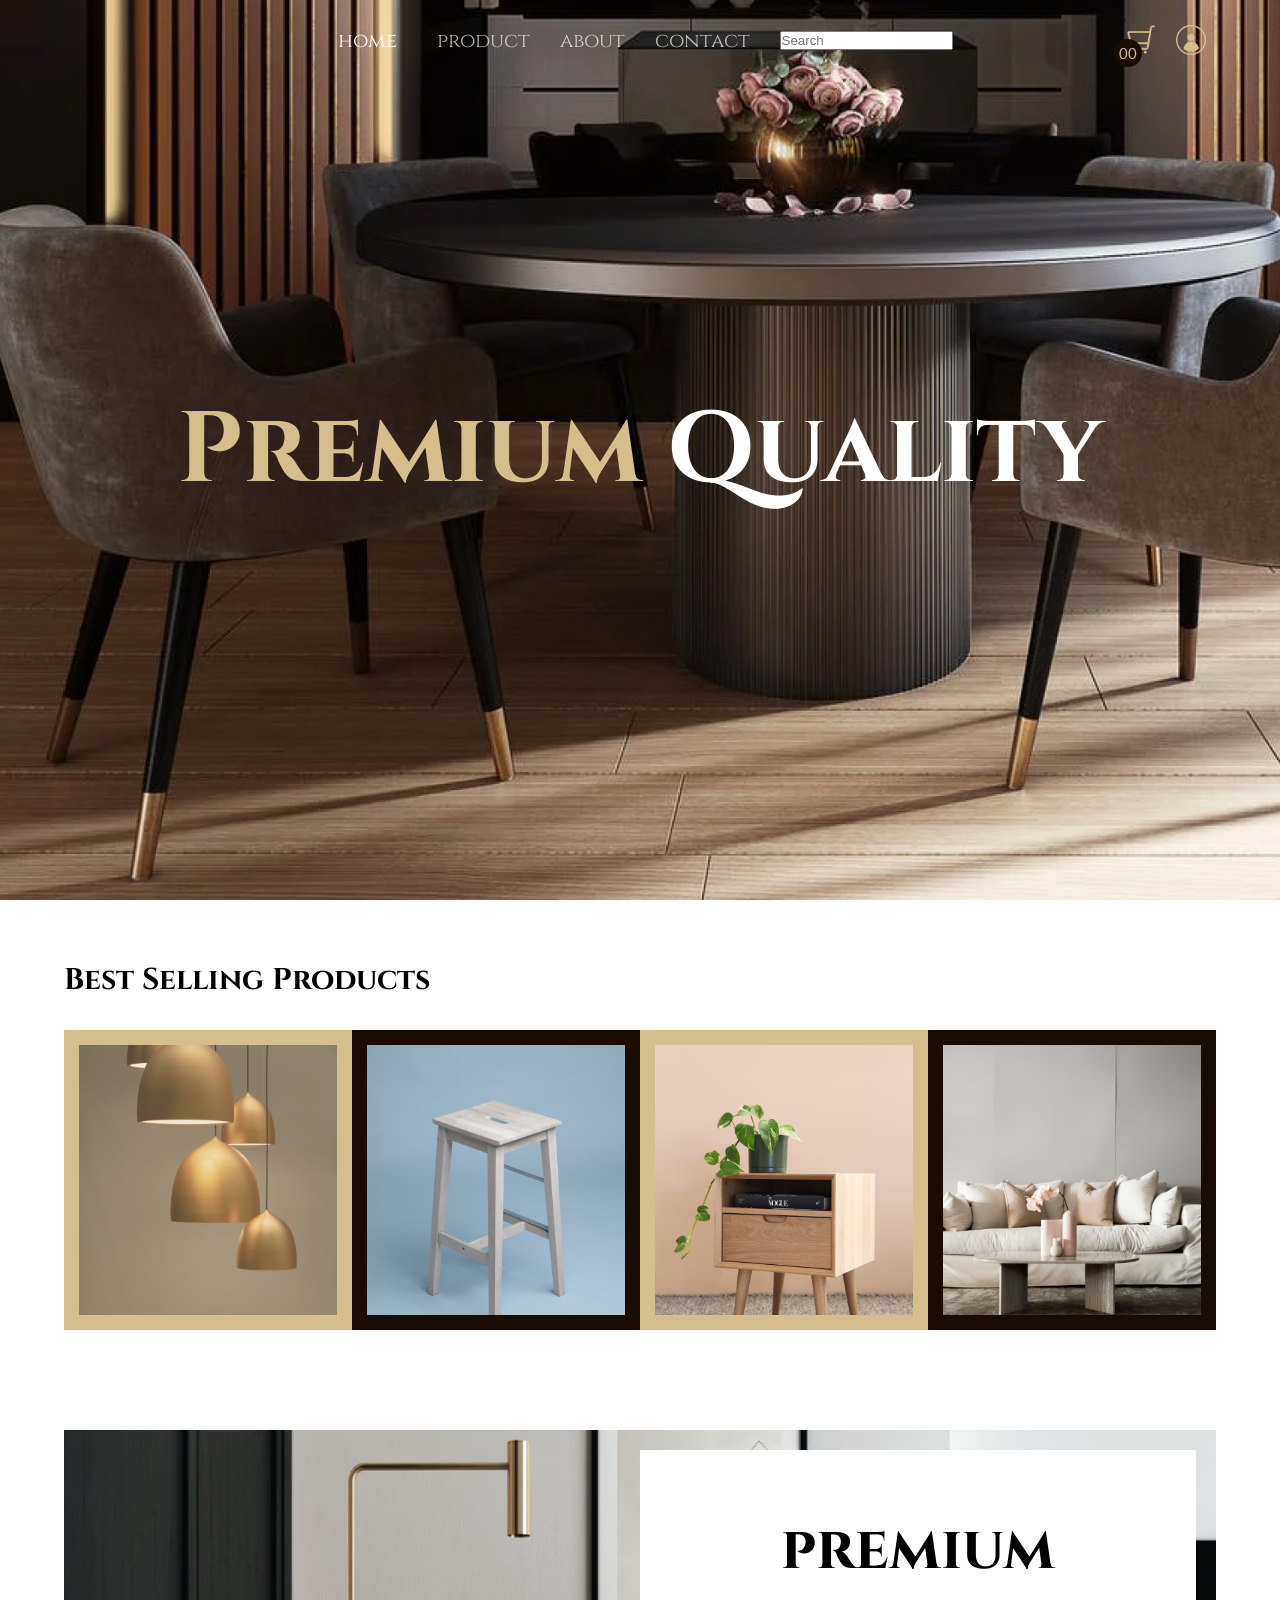
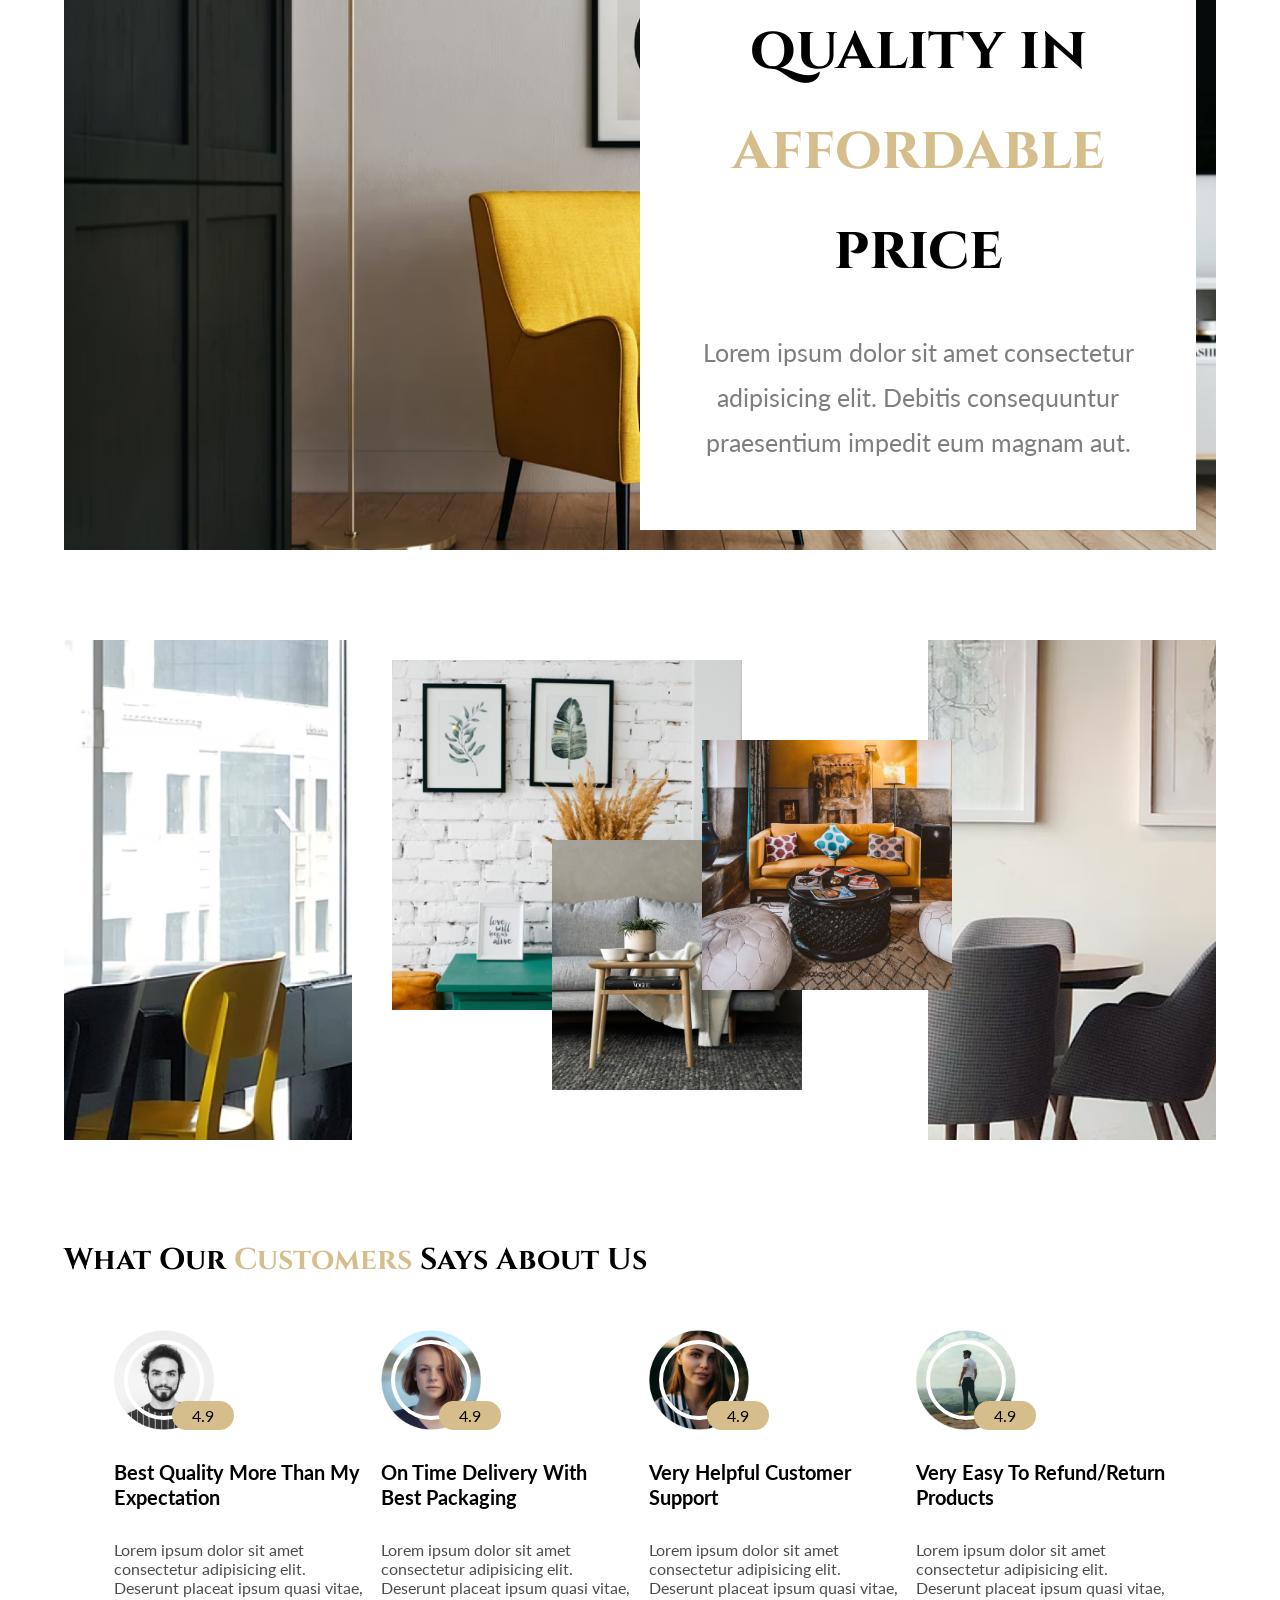
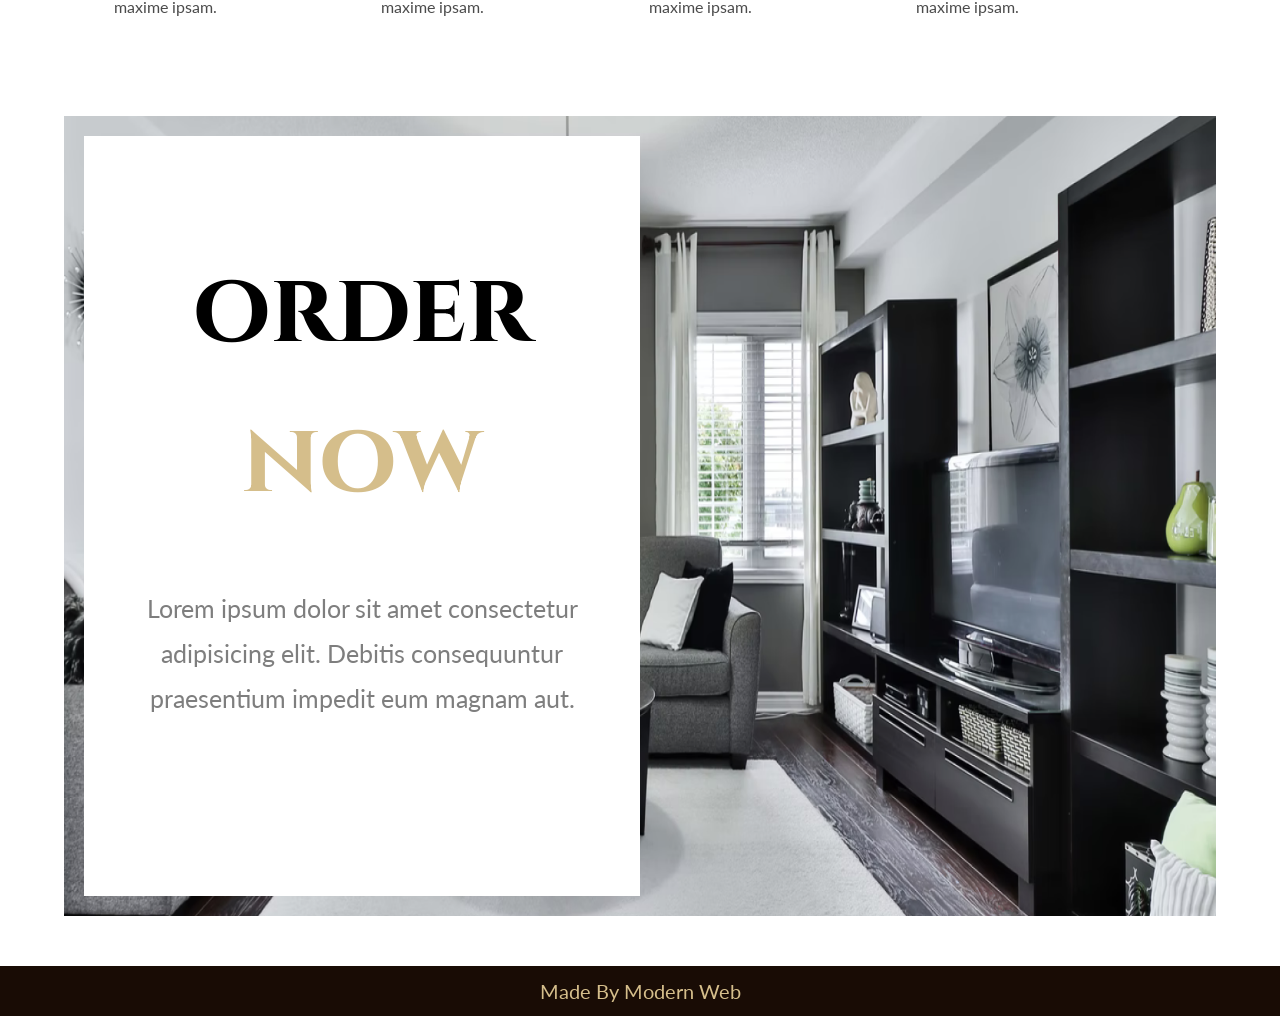
<file: index.html>
<!DOCTYPE html>
<html lang="en">
<head>
    <meta charset="UTF-8">
    <meta http-equiv="X-UA-Compatible" content="IE=edge">
    <meta name="viewport" content="width=device-width, initial-scale=1.0">
    <title>Online Store - Home Page</title>

    <link rel="preconnect" href="https://fonts.googleapis.com">
    <link rel="preconnect" href="https://fonts.gstatic.com" crossorigin>
    <link href="https://fonts.googleapis.com/css2?family=Cinzel&family=Lato&display=swap" rel="stylesheet">
    <link rel="stylesheet" href="css/style.css">

</head>
<body>

    <!-- navbar -->
    <nav class="navbar">
        <ul class="links-container">
            <li class="link-item"><a href="index.html" class="link active">home</a></li>
            <li class="link-item"><a href="product.html" class="link">product</a></li>
            <li lass="link-item"><a href="#" class="link">about</a></li>
            <li class="link-item"><a href="#" class="link">contact</a></li>
            <li class="link-item"><input type="text" placeholder="Search"></li>
        </ul>
        <div class="user-interactions">
            <div class="cart">
                <img src="img/cart.png" class="cart-icon" alt="">
                <span class="cart-item-count">00</span>
            </div>
            <div class="user">
                <img src="img/user.png" class="user-icon" alt="">
            </div>
        </div>
    </nav>

    <!-- header -->
    <header class="header-section">
        <h1 class="header-heading"><span>premium</span> quality</h1>
    </header>

    <!-- best selling products -->
    <section class="best-selling-product-section">
        <h1 class="section-title">best selling products</h1>
        <div class="product-container">
            <div class="product-card">
                <img src="img/product-1.png" class="product-img" alt="">
                <p class="product-name">lights →</p>
            </div>
            <div class="product-card">
                <img src="img/product-2.png" class="product-img" alt="">
                <p class="product-name">table →</p>
            </div>
            <div class="product-card">
                <img src="img/product-3.png" class="product-img" alt="">
                <p class="product-name">storage →</p>
            </div>
            <div class="product-card">
                <img src="img/product-4.png" class="product-img" alt="">
                <p class="product-name">sofa →</p>
            </div>
        </div>
    </section>

    <!-- mid section -->
    <section class="mid-section">
        <div class="section-item-container">
            <img src="img/bg-2.png" class="section-bg" alt="">
            <div class="section-info">
                <h1 class="title">premium quality in <span>affordable</span> price</h1>
                <p class="info">Lorem ipsum dolor sit amet consectetur adipisicing elit. Debitis consequuntur praesentium impedit eum magnam aut.</p>
            </div>
        </div>
    </section>

    <!-- image collage section -->
    <section class="image-mid-section">
        <div class="image-collage">
            <div class="image-collection">
                <img src="img/poster-1.png" class="collage-img" alt="">
                <img src="img/poster-2.png" class="collage-img" alt="">
                <img src="img/poster-3.png" class="collage-img" alt="">
            </div>
        </div>
    </section>
    
    <!-- review section -->
    <section class="review-section">
        <h1 class="section-title">what our <span>customers</span> says about us</h1>
        <div class="review-container">
            <div class="review-card">
                <div class="user-dp" data-rating="4.9"><img src="img/user 1.png" alt=""></div>
                <h2 class="review-title">best quality more than my expectation</h2>
                <p class="review">Lorem ipsum dolor sit amet consectetur adipisicing elit. Deserunt placeat ipsum quasi vitae, maxime ipsam.</p>
            </div>
            <div class="review-card">
                <div class="user-dp" data-rating="4.9"><img src="img/user 2.png" alt=""></div>
                <h2 class="review-title">on time delivery with best packaging</h2>
                <p class="review">Lorem ipsum dolor sit amet consectetur adipisicing elit. Deserunt placeat ipsum quasi vitae, maxime ipsam.</p>
            </div>
            <div class="review-card">
                <div class="user-dp" data-rating="4.9"><img src="img/user 3.png" alt=""></div>
                <h2 class="review-title">very helpful customer support</h2>
                <p class="review">Lorem ipsum dolor sit amet consectetur adipisicing elit. Deserunt placeat ipsum quasi vitae, maxime ipsam.</p>
            </div>
            <div class="review-card">
                <div class="user-dp" data-rating="4.9"><img src="img/user 4.png" alt=""></div>
                <h2 class="review-title">very easy to refund/return products</h2>
                <p class="review">Lorem ipsum dolor sit amet consectetur adipisicing elit. Deserunt placeat ipsum quasi vitae, maxime ipsam.</p>
            </div>
        </div>
    </section>

    <!-- end section -->
    <section class="end-section">
        <div class="section-item-container">
            <img src="img/bg-3.png" class="section-bg" alt="">
            <div class="section-info">
                <h1 class="title">order <span>now</span></h1>
                <p class="info">Lorem ipsum dolor sit amet consectetur adipisicing elit. Debitis consequuntur praesentium impedit eum magnam aut.</p>
            </div>
        </div>
    </section>

    <footer>made by modern web</footer>

    <script src="js/home.js"></script>

</body>
</html>
</file>
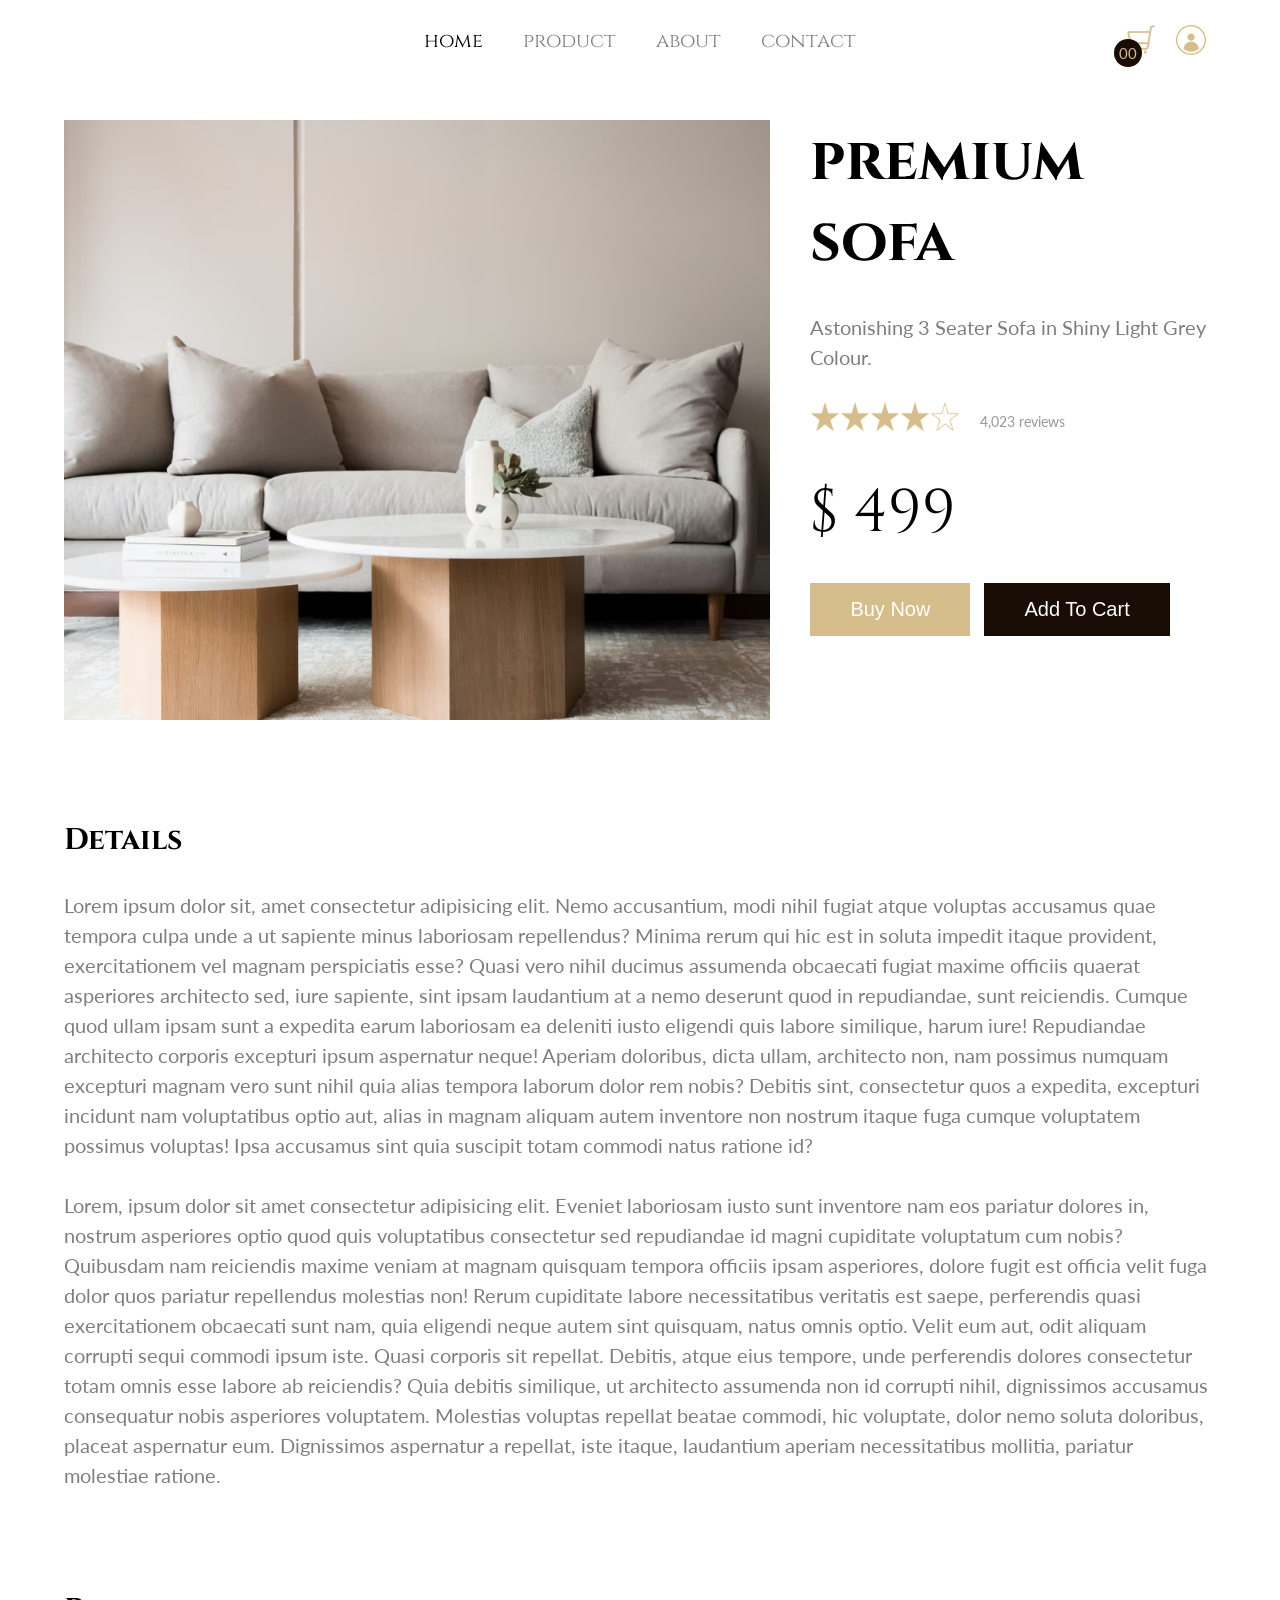
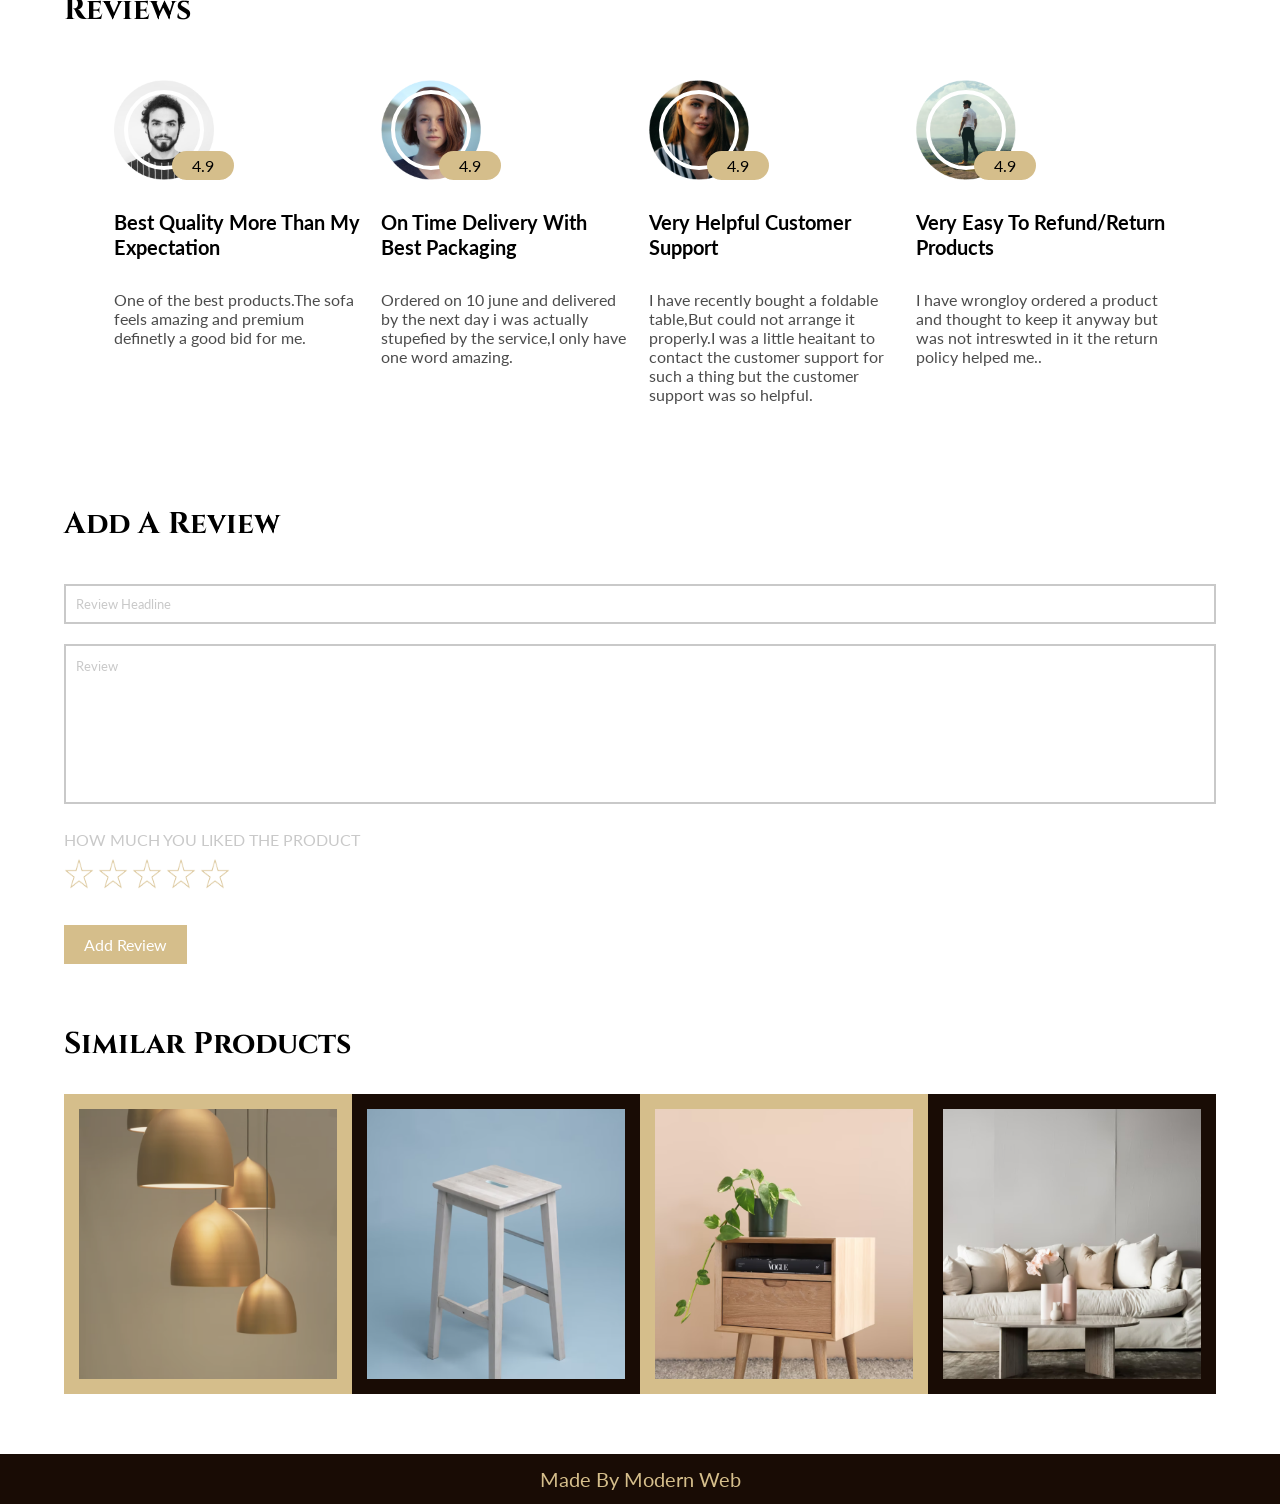
<file: product.html>
<!DOCTYPE html>
<html lang="en">
<head>
    <meta charset="UTF-8">
    <meta http-equiv="X-UA-Compatible" content="IE=edge">
    <meta name="viewport" content="width=device-width, initial-scale=1.0">
    <title>Online Store - product page</title>

    <link rel="preconnect" href="https://fonts.googleapis.com">
    <link rel="preconnect" href="https://fonts.gstatic.com" crossorigin>
    <link href="https://fonts.googleapis.com/css2?family=Cinzel&family=Lato&display=swap" rel="stylesheet">
    <link rel="stylesheet" href="css/style.css">
    <link rel="stylesheet" href="css/product.css">

</head>
<body>

    <!-- navbar -->
    <nav class="navbar bg">
        <ul class="links-container">
            <li class="link-item"><a href="#" class="link active">home</a></li>
            <li class="link-item"><a href="#" class="link">product</a></li>
            <li class="link-item"><a href="#" class="link">about</a></li>
            <li class="link-item"><a href="#" class="link">contact</a></li>
        </ul>
        <div class="user-interactions">
            <div class="cart">
                <img src="img/cart.png" class="cart-icon" alt="">
                <span class="cart-item-count">00</span>
            </div>
            <div class="user">
                <img src="img/user.png" class="user-icon" alt="">
            </div>
        </div>
    </nav>

    <!-- product detail -->
    <section class="product-section">
        <img src="img/product-image.png" class="product-image" alt="">
        <div class="product-detail">
            <h1 class="product-title">premium sofa</h1>
            <p class="product-des">Astonishing 3 Seater Sofa in Shiny Light Grey Colour.</p>
            <div class="ratings">
                <img src="img/fill star.png" class="star" alt="">
                <img src="img/fill star.png" class="star" alt="">
                <img src="img/fill star.png" class="star" alt="">
                <img src="img/fill star.png" class="star" alt="">
                <img src="img/no fill star.png" class="star" alt="">
                <span class="rating-count">4,023 reviews</span>
            </div>
            <p class="price">$ 499</p>
            <div class="btn-container">
                <button class="product-btn buy-btn">buy now</button>
                <button class="product-btn cart-btn">add to cart</button>
            </div>
        </div>
    </section>
    
    <section class="detail-des">
        <h1 class="section-title">details</h1>
        <p class="des">Lorem ipsum dolor sit, amet consectetur adipisicing elit. Nemo accusantium, modi nihil fugiat atque voluptas accusamus quae tempora culpa unde a ut sapiente minus laboriosam repellendus? Minima rerum qui hic est in soluta impedit itaque provident, exercitationem vel magnam perspiciatis esse? Quasi vero nihil ducimus assumenda obcaecati fugiat maxime officiis quaerat asperiores architecto sed, iure sapiente, sint ipsam laudantium at a nemo deserunt quod in repudiandae, sunt reiciendis. Cumque quod ullam ipsam sunt a expedita earum laboriosam ea deleniti iusto eligendi quis labore similique, harum iure! Repudiandae architecto corporis excepturi ipsum aspernatur neque! Aperiam doloribus, dicta ullam, architecto non, nam possimus numquam excepturi magnam vero sunt nihil quia alias tempora laborum dolor rem nobis? Debitis sint, consectetur quos a expedita, excepturi incidunt nam voluptatibus optio aut, alias in magnam aliquam autem inventore non nostrum itaque fuga cumque voluptatem possimus voluptas! Ipsa accusamus sint quia suscipit totam commodi natus ratione id? <br><br> Lorem, ipsum dolor sit amet consectetur adipisicing elit. Eveniet laboriosam iusto sunt inventore nam eos pariatur dolores in, nostrum asperiores optio quod quis voluptatibus consectetur sed repudiandae id magni cupiditate voluptatum cum nobis? Quibusdam nam reiciendis maxime veniam at magnam quisquam tempora officiis ipsam asperiores, dolore fugit est officia velit fuga dolor quos pariatur repellendus molestias non! Rerum cupiditate labore necessitatibus veritatis est saepe, perferendis quasi exercitationem obcaecati sunt nam, quia eligendi neque autem sint quisquam, natus omnis optio. Velit eum aut, odit aliquam corrupti sequi commodi ipsum iste. Quasi corporis sit repellat. Debitis, atque eius tempore, unde perferendis dolores consectetur totam omnis esse labore ab reiciendis? Quia debitis similique, ut architecto assumenda non id corrupti nihil, dignissimos accusamus consequatur nobis asperiores voluptatem. Molestias voluptas repellat beatae commodi, hic voluptate, dolor nemo soluta doloribus, placeat aspernatur eum. Dignissimos aspernatur a repellat, iste itaque, laudantium aperiam necessitatibus mollitia, pariatur molestiae ratione.</p>

    </section>

    <!-- review section -->
    <section class="review-section">
        <h1 class="section-title">Reviews</h1>
        <div class="review-container">
            <div class="review-card">
                <div class="user-dp" data-rating="4.9"><img src="img/user 1.png" alt=""></div>
                <h2 class="review-title">best quality more than my expectation</h2>
                <p class="review">One of the best products.The sofa feels amazing and premium definetly a good bid for me.</p>
            </div>
            <div class="review-card">
                <div class="user-dp" data-rating="4.9"><img src="img/user 2.png" alt=""></div>
                <h2 class="review-title">on time delivery with best packaging</h2>
                <p class="review">Ordered on 10 june and delivered by the next day i was actually stupefied by the service,I only have one word amazing.</p>
            </div>
            <div class="review-card">
                <div class="user-dp" data-rating="4.9"><img src="img/user 3.png" alt=""></div>
                <h2 class="review-title">very helpful customer support</h2>
                <p class="review">I have recently bought a foldable table,But could not arrange it properly.I was a little heaitant to contact the customer support for such a thing but the customer support was so helpful.</p>
            </div>
            <div class="review-card">
                <div class="user-dp" data-rating="4.9"><img src="img/user 4.png" alt=""></div>
                <h2 class="review-title">very easy to refund/return products</h2>
                <p class="review">I have wrongloy ordered a product and thought to keep it anyway but was not intreswted in it the return policy helped me..</p>
            </div>
        </div>
    </section>

    <!-- add review form -->
    <section class="add-review-section">
        <h1 class="section-title">add a review</h1>
        <input type="text" class="review-headline" placeholder="review headline">
        <textarea placeholder="review" class="review-field"></textarea>
        <p class="rating-text">how much you liked the product</p>
        <div class="star-container">
            <img src="img/no fill star.png" class="rating-star" alt="">
            <img src="img/no fill star.png" class="rating-star" alt="">
            <img src="img/no fill star.png" class="rating-star" alt="">
            <img src="img/no fill star.png" class="rating-star" alt="">
            <img src="img/no fill star.png" class="rating-star" alt="">
        </div>
        <button class="add-review-btn">add review</button>
    </section>

    <!-- similar products -->
    <section class="best-selling-product-section">
        <h1 class="section-title">similar products</h1>
        <div class="product-container">
            <div class="product-card">
                <img src="img/product-1.png" class="product-img" alt="">
                <p class="product-name">lights →</p>
            </div>
            <div class="product-card">
                <img src="img/product-2.png" class="product-img" alt="">
                <p class="product-name">table →</p>
            </div>
            <div class="product-card">
                <img src="img/product-3.png" class="product-img" alt="">
                <p class="product-name">storage →</p>
            </div>
            <div class="product-card">
                <img src="img/product-4.png" class="product-img" alt="">
                <p class="product-name">sofa →</p>
            </div>
        </div>
    </section>

    <footer>made by modern web</footer>

    <script src="js/product.js"></script>
    
</body>
</html>
</file>
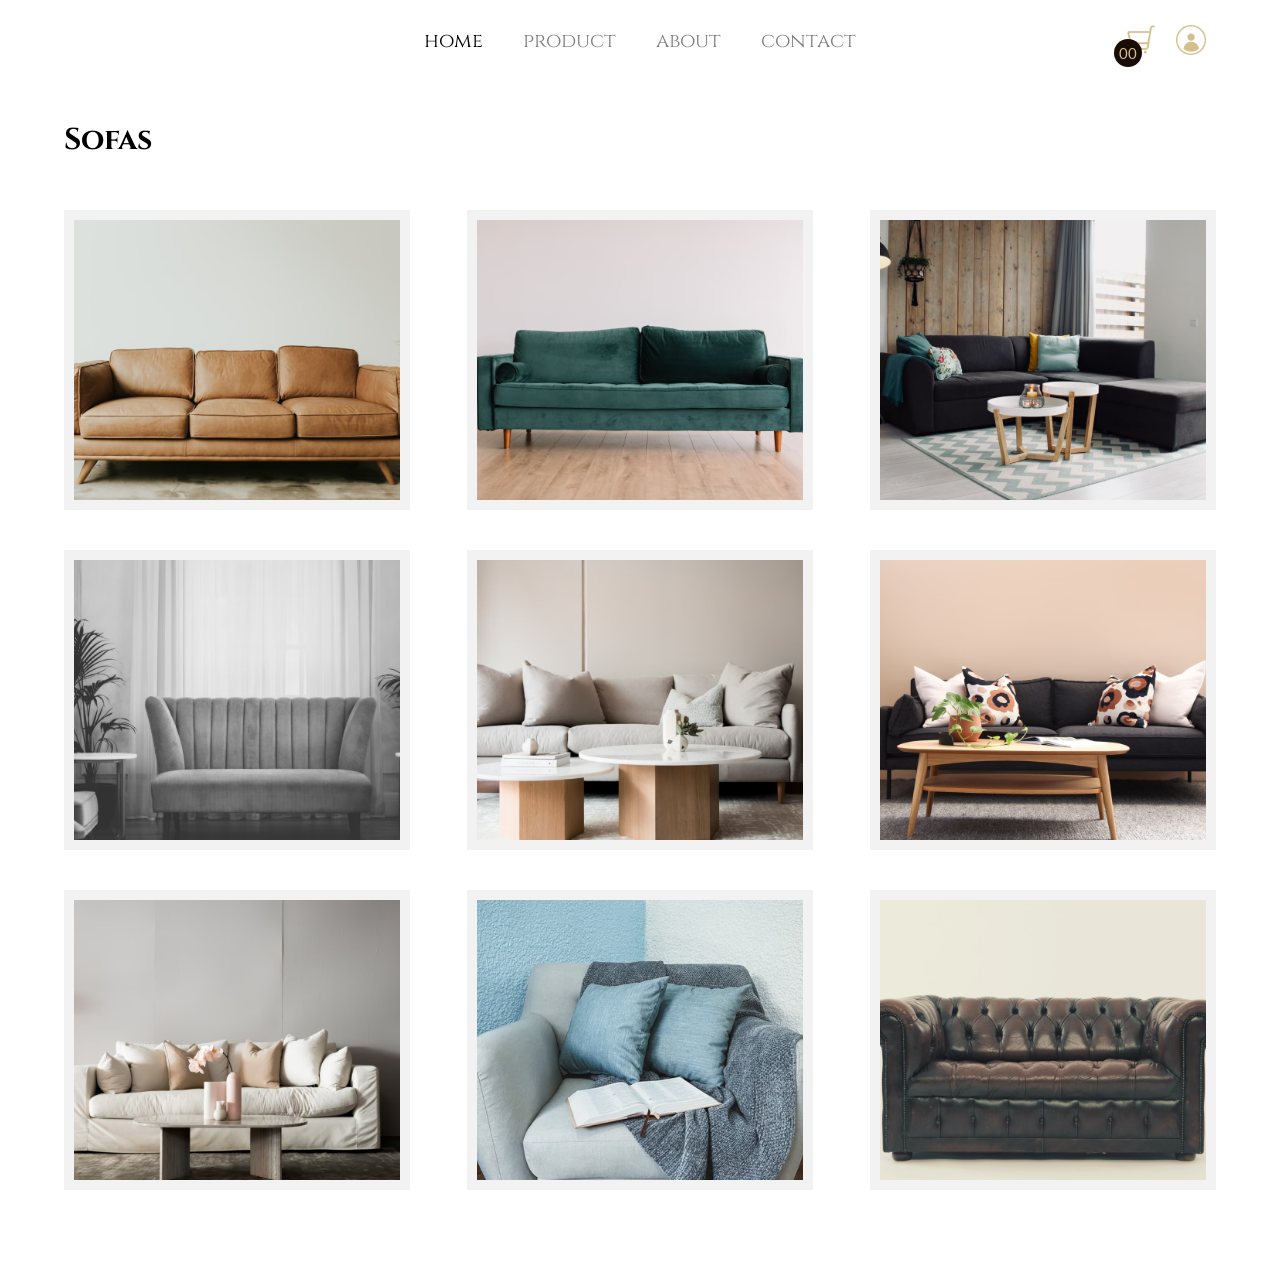
<file: search.html>
<!DOCTYPE html>
<html lang="en">
<head>
    <meta charset="UTF-8">
    <meta http-equiv="X-UA-Compatible" content="IE=edge">
    <meta name="viewport" content="width=device-width, initial-scale=1.0">
    <title>Online Store - Search results</title>

    <link rel="preconnect" href="https://fonts.googleapis.com">
    <link rel="preconnect" href="https://fonts.gstatic.com" crossorigin>
    <link href="https://fonts.googleapis.com/css2?family=Cinzel&family=Lato&display=swap" rel="stylesheet">
    <link rel="stylesheet" href="css/style.css">
    <link rel="stylesheet" href="css/search.css">

</head>
<body>

    <!-- navbar -->
    <nav class="navbar bg">
        <ul class="links-container">
            <li class="link-item"><a href="#" class="link active">home</a></li>
            <li class="link-item"><a href="#" class="link">product</a></li>
            <li class="link-item"><a href="#" class="link">about</a></li>
            <li class="link-item"><a href="#" class="link">contact</a></li>
        </ul>
        <div class="user-interactions">
            <div class="cart">
                <img src="img/cart.png" class="cart-icon" alt="">
                <span class="cart-item-count">00</span>
            </div>
            <div class="user">
                <img src="img/user.png" class="user-icon" alt="">
            </div>
        </div>
    </nav>

    <section class="search-listing">
        <h1 class="section-title">sofas</h1>
        <div class="product-container">
            <div class="product-card">
                <img src="img/sofa-1.png" class="product-img" alt="">
                <p class="product-price">$ 499</p>
            </div>
            <div class="product-card">
                <img src="img/sofa-2.png" class="product-img" alt="">
                <p class="product-price">$ 499</p>
            </div>
            <div class="product-card">
                <img src="img/sofa-3.png" class="product-img" alt="">
                <p class="product-price">$ 499</p>
            </div>
            <div class="product-card">
                <img src="img/sofa-4.png" class="product-img" alt="">
                <p class="product-price">$ 499</p>
            </div>
            <div class="product-card">
                <img src="img/sofa-5.png" class="product-img" alt="">
                <p class="product-price">$ 499</p>
            </div>
            <div class="product-card">
                <img src="img/sofa-6.png" class="product-img" alt="">
                <p class="product-price">$ 499</p>
            </div>
            <div class="product-card">
                <img src="img/sofa-7.png" class="product-img" alt="">
                <p class="product-price">$ 499</p>
            </div>
            <div class="product-card">
                <img src="img/sofa-8.png" class="product-img" alt="">
                <p class="product-price">$ 499</p>
            </div>
            <div class="product-card">
                <img src="img/sofa-9.png" class="product-img" alt="">
                <p class="product-price">$ 499</p>
            </div>

        </div>
    </section>
    
</body>
</html>
</file>
<file: css/style.css>
*{
    margin: 0;
    padding: 0;
    box-sizing: border-box;
}

body{
    font-family: 'cinzel', serif;
}

.navbar{
    width: 100%;
    height: 80px;
    position: fixed;
    top: 0;
    left: 0;
    display: flex;
    justify-content: center;
    z-index: 9;
    transition: .5s;
}

.navbar.bg{
    background: #fff;
}

.links-container{
    display: flex;
    align-items: center;
    list-style: none;
}

.link-item{
    margin: 10px;
}

.link{
    font-size: 20px;
    color: #fff;
    text-decoration: none;
    padding: 10px;
    opacity: 0.7;
    transition: .5s;
}

.navbar.bg .link{
    color: #000;
    opacity: 0.5;
}

.link.active, .link:hover, .navbar.bg .link:hover, .navbar.bg .link.active{
    opacity: 1;
}

.user-interactions{
    display: flex;
    position: absolute;
    right: 5vw;
    top: 50%;
    transform: translateY(-50%);
}

.cart, .user{
    width: 30px;
    height: 30px;
    position: relative;
    margin: 10px;
    cursor: pointer;
}

.cart-icon, .user-icon{
    width: 100%;
    height: 100%;
    object-fit: cover;
}

.cart-item-count{
    font-family: 'lato', sans-serif;
    color: #d5be8b;
    padding: 5px;
    font-size: 15px;
    border-radius: 50%;
    background: #190c05;
    position: absolute;
    bottom: -12px;
    left: -12px;
}

.header-section{
    width: 100%;
    height: 100vh;
    background: url(../img/header.png);
    background-size: cover;
    display: flex;
    justify-content: center;
    align-items: center;
}

.header-heading{
    font-size: 100px;
    text-transform: capitalize;
    color: #fff;
}

.header-heading span{
    color: #d5be8b;
}

/* best selling product */

.best-selling-product-section{
    position: relative;
    padding: 60px 5vw;
}

.section-title{
    text-transform: capitalize;
    font-size: 30px;
    margin-bottom: 30px;
}

.product-container{
    display: flex;
    justify-content: space-between;
}

.product-card{
    border: 15px solid #d5be8b;
    width: 300px;
    height: 300px;
    overflow: hidden;
    position: relative;
    background: #d5be8b;
}

.product-card:nth-child(even){
    border-color: #190c05;
    background: #190c05;
}

.product-img{
    width: 100%;
    height: 100%;
    object-fit: cover;
    transition: .5s;
}

.product-name{
    position: absolute;
    color: #fff;
    text-transform: capitalize;
    font-family: 'lato', sans-serif;
    font-size: 25px;
    bottom: 20px;
    left: 50%;
    transform: translateX(-50%);
    opacity: 0;
    transition: .5s;
}

.product-card:hover .product-name{
    opacity: 1;
}

.product-card:hover .product-img{
    opacity: 0.5;
}

/* mid section */

.mid-section{
    width: 100%;
    height: 800px;
    padding: 40px 5vw;
}

.section-item-container{
    width: 100%;
    height: 100%;
    position: relative;
    padding: 20px;
}

.section-bg{
    width: 100%;
    height: 100%;
    position: absolute;
    z-index: -1;
    top: 0;
    left: 0;
}

.section-info{
    width: 50%;
    height: 100%;
    background: #fff;
    display: block;
    margin-left: auto;
    padding: 50px;
    text-align: center;
}

.title{
    font-size: 60px;
    line-height: 100px;
}

.title span{
    color: #d5be8b;
}

.info{
    font-family: 'lato', sans-serif;
    font-size: 25px;
    line-height: 45px;
    margin-top: 30px;
    opacity: 0.5;
}

/* image collage */

.image-mid-section{
    width: 100%;
    height: 600px;
    padding: 50px 5vw;
}

.image-collage{
    width: 100%;
    height: 100%;
    background: url(../img/bg-1.png);
    background-size: cover;
}

.image-collection{
    position: relative;
    display: block;
    width: 50%;
    height: 100%;
    background: #fff;
    margin: auto;
}

.collage-img{
    position: absolute;
    object-fit: cover;
    transition: .5s;
}

.collage-img:nth-child(1){
    width: 350px;
    height: 350px;
    top: 20px;
    left: 40px;
}

.collage-img:nth-child(2){
    width: 250px;
    height: 250px;
    top: 200px;
    left: 200px;
}

.collage-img:nth-child(3){
    width: 250px;
    height: 250px;
    top: 100px;
    left: 350px;
}

.collage-img:hover{
    transform: translateY(-10px);
}

/* review section */

.review-section{
    padding: 50px 5vw;
}

.section-title span{
    color: #d5be8b;
}

.review-container{
    margin: 50px;
    margin-bottom: 0;
    display: flex;
    justify-content: space-between;
}

.review-card{
    width: 250px;
    height: auto;
    font-family: 'lato', sans-serif;
}

.user-dp{
    width: 100px;
    height: 100px;
    border-radius: 50%;
    position: relative;
}

.user-dp img{
    width: 100%;
    height: 100%;
    object-fit: cover;
}

.user-dp::before{
    content: '';
    position: absolute;
    top: 10px;
    left: 10px;
    right: 10px;
    bottom: 10px;
    border: 4px solid #fff;
    border-radius: 50%;
}

.user-dp::after{
    content: attr(data-rating);
    position: absolute;
    bottom: 0;
    right: -20px;
    padding: 5px 20px;
    border-radius: 20px;
    background: #d5be8b;
}

.review-title{
    font-size: 20px;
    line-height: 25px;
    margin: 30px 0;
    text-transform: capitalize;
}

.review{
    opacity: 0.7;
}

.end-section{
    padding: 50px 5vw;
}

.end-section .section-item-container{
    height: 800px;
}

.end-section .section-info{
    margin: 0;
}

.end-section .title{
    font-size: 100px;
    line-height: 150px;
    margin: 50px;
}

footer{
    font-family: 'lato', sans-serif;
    color: #d5be8b;
    background: #190c05;
    width: 100%;
    height: 50px;
    line-height: 50px;
    text-align: center;
    text-transform: capitalize;
    font-size: 20px;
}
</file>
<file: css/product.css>
.product-section{
    width: 100%;
    margin-top: 120px;
    padding: 0px 5vw;
    display: flex;
    gap: 40px;
}

.product-image{
    width: 70%;
    height: 600px;
    object-fit: cover;
}

.product-title{
    font-size: 60px;
}

.product-des{
    margin: 30px 0;
    font-family: 'lato', sans-serif;
    opacity: 0.5;
    font-size: 20px;
    line-height: 30px;
}

.ratings{
    display: flex;
}

.ratings .star{
    width: 30px;
    height: 30px;
}

.rating-count{
    font-family: 'lato', sans-serif;
    opacity: 0.4;
    font-size: 14px;
    line-height: 40px;
    margin-left: 20px;
}

.price{
    font-size: 60px;
    margin: 30px 0;
}

.product-btn{
    padding: 15px 40px;
    border: none;
    color: #fff;
    outline: none;
    margin-right: 10px;
    font-size: 20px;
    cursor: pointer;
    text-transform: capitalize;
}

.buy-btn{
    background-color: #d5be8b;
}

.cart-btn{
    background-color: #190c05;
}

.detail-des, .review-section, .add-review-section{
    width: 100%;
    padding: 100px 5vw 0;
}

.des{
    font-family: 'lato', sans-serif;
    line-height: 30px;
    font-size: 20px;
    opacity: 0.5;
}

.review-headline, .review-field{
    width: 100%;
    height: 40px;
    border: 2px solid #c9c9c9;
    margin: 10px 0;
    padding: 10px;
    line-height: 40px;
    font-family: 'lato', sans-serif;
    color: #000;
    outline: none;
    text-transform: capitalize;
}

::placeholder{
    color: #c9c9c9;
}

.review-field{
    height: 160px;
    resize: none;
    padding: 0 10px;
}

.review-headline:focus,
.review-field:focus{
    border-color: #d5be8b;
}

.review-headline:focus::placeholder,
.review-field:focus::placeholder{
    color: #d5be8b;
}

.rating-text{
    font-family: 'lato', sans-serif;
    color: #c9c9c9;
    text-transform: uppercase;
    margin: 10px 0;
}

.rating-star{
    width: 30px;
    height: 30px;
    cursor: pointer;
}

.add-review-btn{
    border: none;
    outline: none;
    background: #d5be8b;
    padding: 10px 20px;
    color: #fff;
    font-family: 'lato',sans-serif;
    font-size: 16px;
    text-transform: capitalize;
    margin-top: 30px;
    cursor: pointer;
}
</file>
<file: css/search.css>
.search-listing{
    width: 100%;
    height: auto;
    margin-top: 60px;
    padding: 60px 5vw;
}

.product-container{
    flex-wrap: wrap;
}

.product-card{
    width: 30%;
    margin: 20px 0;
    border: 10px solid #f2f2f2 !important;
}

.product-price{
    position: absolute;
    font-family: 'lato', sans-serif;
    top: 50%;
    left: 50%;
    transform: translate(-50%, -50%);
    color: #fff;
    text-transform: capitalize;
    font-size: 50px;
    opacity: 0;
    transition: .5s;
}

.product-card:hover .product-price{
    opacity: 1;
}
</file>
